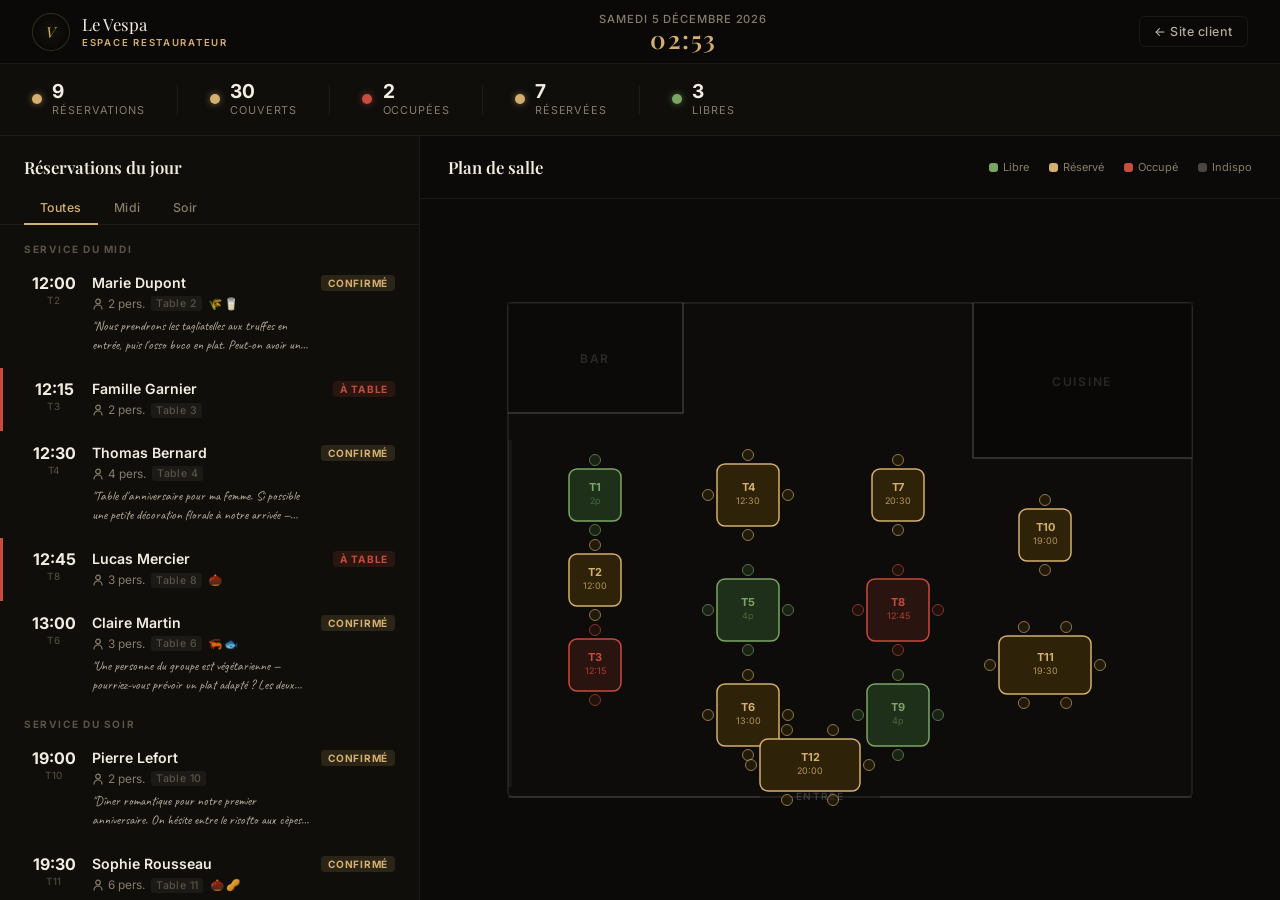
<file: admin.html>
<!DOCTYPE html>
<html lang="fr">
<head>
<meta charset="UTF-8">
<meta name="viewport" content="width=device-width, initial-scale=1.0">
<title>Le Vespa — Dashboard Restaurateur</title>
<link rel="preconnect" href="https://fonts.googleapis.com">
<link rel="preconnect" href="https://fonts.gstatic.com" crossorigin>
<link href="https://fonts.googleapis.com/css2?family=Playfair+Display:ital,wght@0,400;0,600;0,700;1,400&family=Inter:wght@300;400;500;600&family=Caveat:wght@400;600&display=swap" rel="stylesheet">

<style>
:root {
  --bg:           #0b0a08;
  --bg-2:         #0f0e0b;
  --bg-3:         #141210;
  --bg-card:      #131109;
  --bg-panel:     #111009;
  --gold:         #d4af6d;
  --gold-2:       #e8c98d;
  --gold-dim:     rgba(212,175,109,0.14);
  --gold-glow:    rgba(212,175,109,0.06);
  --red:          #c84b3c;
  --red-dim:      rgba(200,75,60,0.14);
  --green:        #7ba564;
  --green-dim:    rgba(123,165,100,0.14);
  --amber:        #e09b3d;
  --gray-s:       #4a4540;
  --text:         #f2ede0;
  --text-2:       #b5ab98;
  --text-muted:   #877c69;
  --text-dim:     #5a5246;
  --border:       rgba(255,255,255,0.06);
  --border-gold:  rgba(212,175,109,0.22);
  --serif:        'Playfair Display', Georgia, serif;
  --sans:         'Inter', system-ui, sans-serif;
  --hand:         'Caveat', cursive;
  --ease:         cubic-bezier(0.65, 0, 0.35, 1);
  --ease-out:     cubic-bezier(0.16, 1, 0.3, 1);
  --t:            0.28s var(--ease);
  --t-slow:       0.5s var(--ease-out);
  --header-h:     64px;
  --stats-h:      72px;
}

*, *::before, *::after { box-sizing: border-box; margin: 0; padding: 0; }
html { font-size: 16px; -webkit-text-size-adjust: 100%; }
body {
  background: var(--bg);
  color: var(--text);
  font-family: var(--sans);
  min-height: 100vh;
  overflow-x: hidden;
}

/* ── SCROLLBAR ─────────────────────────────────────────────── */
::-webkit-scrollbar { width: 4px; height: 4px; }
::-webkit-scrollbar-track { background: transparent; }
::-webkit-scrollbar-thumb { background: rgba(255,255,255,0.1); border-radius: 2px; }

/* ── HEADER ────────────────────────────────────────────────── */
.adm-header {
  position: sticky; top: 0; z-index: 100;
  background: rgba(11,10,8,0.97);
  backdrop-filter: blur(24px);
  border-bottom: 1px solid var(--border);
  padding: 0 2rem;
  height: var(--header-h);
  display: flex; align-items: center; justify-content: space-between; gap: 1.5rem;
}

.adm-logo {
  display: flex; align-items: center; gap: 0.75rem;
  text-decoration: none; flex-shrink: 0;
}
.adm-logo-mark {
  width: 38px; height: 38px;
  border: 1.5px solid var(--border-gold);
  border-radius: 50%;
  display: grid; place-items: center;
  font-family: var(--serif); font-size: 0.95rem; color: var(--gold); font-style: italic;
  flex-shrink: 0;
  background: radial-gradient(circle at 50% 50%, rgba(212,175,109,0.06), transparent 70%);
}
.adm-logo-name {
  font-family: var(--serif); font-size: 1.05rem; color: var(--text); line-height: 1.15;
}
.adm-logo-name small {
  display: block; font-family: var(--sans); font-size: 0.6rem; font-weight: 600;
  letter-spacing: 0.18em; text-transform: uppercase; color: var(--gold);
  font-style: normal; margin-top: 2px;
}

.adm-clock {
  display: flex; flex-direction: column; align-items: center; gap: 1px;
}
.adm-clock__date {
  font-size: 0.7rem; font-weight: 500; letter-spacing: 0.08em;
  text-transform: uppercase; color: var(--text-muted);
}
.adm-clock__time {
  font-family: var(--serif); font-size: 1.55rem; color: var(--gold);
  font-weight: 600; letter-spacing: 0.06em; line-height: 1;
}

.adm-header-right { display: flex; align-items: center; gap: 0.65rem; }

.adm-btn {
  display: inline-flex; align-items: center; gap: 0.4rem;
  padding: 0.42rem 0.9rem;
  border-radius: 6px; font-family: var(--sans); font-size: 0.78rem;
  font-weight: 500; letter-spacing: 0.04em; cursor: pointer;
  text-decoration: none; transition: all var(--t); white-space: nowrap;
  border: 1px solid var(--border-gold); color: var(--gold); background: transparent;
}
.adm-btn:hover { background: var(--gold-dim); color: var(--gold-2); }
.adm-btn--ghost { border-color: var(--border); color: var(--text-2); }
.adm-btn--ghost:hover { background: rgba(255,255,255,0.04); color: var(--text); }

/* ── STATS BAR ─────────────────────────────────────────────── */
.adm-stats {
  background: var(--bg-2);
  border-bottom: 1px solid var(--border);
  padding: 0 2rem;
  height: var(--stats-h);
  display: flex; align-items: center; gap: 2rem;
  overflow-x: auto; flex-shrink: 0;
}
.adm-stat {
  display: flex; align-items: center; gap: 0.65rem; flex-shrink: 0;
}
.adm-stat-dot {
  width: 10px; height: 10px; border-radius: 50%; flex-shrink: 0;
}
.adm-stat-dot--gold  { background: var(--gold); box-shadow: 0 0 7px rgba(212,175,109,0.55); }
.adm-stat-dot--green { background: var(--green); box-shadow: 0 0 7px rgba(123,165,100,0.55); }
.adm-stat-dot--red   { background: var(--red); box-shadow: 0 0 7px rgba(200,75,60,0.55); }
.adm-stat-dot--gray  { background: var(--gray-s); }
.adm-stat-val {
  font-size: 1.2rem; font-weight: 700; color: var(--text); line-height: 1;
}
.adm-stat-label {
  font-size: 0.68rem; font-weight: 400; color: var(--text-muted);
  text-transform: uppercase; letter-spacing: 0.08em; margin-top: 1px;
}
.adm-sep {
  width: 1px; height: 30px; background: var(--border); flex-shrink: 0;
}

/* ── MAIN LAYOUT ───────────────────────────────────────────── */
.adm-main {
  display: grid;
  grid-template-columns: 420px 1fr;
  height: calc(100vh - var(--header-h) - var(--stats-h));
  overflow: hidden;
  min-height: 0;
}

/* ── RESERVATION LIST ──────────────────────────────────────── */
.adm-res-pane {
  background: var(--bg-2);
  border-right: 1px solid var(--border);
  display: flex; flex-direction: column;
  overflow: hidden; min-height: 0;
}
.adm-res-head {
  padding: 1.25rem 1.5rem 0;
  border-bottom: 1px solid var(--border);
  flex-shrink: 0;
}
.adm-res-head h2 {
  font-family: var(--serif); font-size: 1.05rem; font-weight: 600;
  color: var(--text); margin-bottom: 0.85rem;
}
.adm-tabs {
  display: flex; gap: 0; margin-bottom: -1px;
}
.adm-tab {
  padding: 0.5rem 1rem; font-size: 0.77rem; font-weight: 500;
  color: var(--text-muted); cursor: pointer;
  border-bottom: 2px solid transparent;
  transition: color var(--t), border-color var(--t);
  letter-spacing: 0.04em; white-space: nowrap; user-select: none;
}
.adm-tab.on  { color: var(--gold); border-bottom-color: var(--gold); }
.adm-tab:hover:not(.on) { color: var(--text-2); }

.adm-res-list {
  flex: 1; overflow-y: auto; padding: 0.5rem 0;
  scrollbar-width: thin; scrollbar-color: rgba(255,255,255,0.08) transparent;
}

.adm-group-label {
  padding: 0.65rem 1.5rem 0.4rem;
  font-size: 0.63rem; font-weight: 700; letter-spacing: 0.16em;
  text-transform: uppercase; color: var(--text-dim);
}

.adm-row {
  padding: 0.85rem 1.5rem;
  display: grid; grid-template-columns: 54px 1fr auto;
  gap: 0.7rem; align-items: start;
  cursor: pointer; border-left: 3px solid transparent;
  transition: background var(--t), border-color var(--t);
}
.adm-row:hover { background: rgba(255,255,255,0.025); }
.adm-row.on    { background: var(--gold-glow); border-left-color: var(--gold); }
.adm-row.seated              { border-left-color: var(--red); }
.adm-row.seated.on           { background: rgba(200,75,60,0.05); }

.adm-row-time { text-align: center; }
.adm-row-time-val   { font-size: 1rem; font-weight: 700; color: var(--text); line-height: 1; }
.adm-row-time-table { font-size: 0.62rem; color: var(--text-dim); margin-top: 3px;
  text-transform: uppercase; letter-spacing: 0.06em; }

.adm-row-info {}
.adm-row-name {
  font-size: 0.88rem; font-weight: 600; color: var(--text); line-height: 1.2;
}
.adm-row-meta {
  display: flex; align-items: center; gap: 0.4rem;
  margin-top: 0.28rem; flex-wrap: wrap;
}
.adm-covers-lbl {
  font-size: 0.74rem; color: var(--text-muted);
  display: flex; align-items: center; gap: 0.22rem;
}
.adm-t-badge {
  font-size: 0.66rem; padding: 1px 5px; border-radius: 3px;
  background: rgba(255,255,255,0.05); color: var(--text-dim);
  font-weight: 500; letter-spacing: 0.04em;
}
.adm-alergs { display: flex; gap: 2px; align-items: center; flex-wrap: wrap; }
.adm-alerg  { font-size: 0.72rem; opacity: 0.9; }
.adm-row-note {
  margin-top: 0.38rem;
  font-family: var(--hand); font-size: 0.82rem; color: var(--text-2);
  line-height: 1.4; display: -webkit-box;
  -webkit-line-clamp: 2; -webkit-box-orient: vertical; overflow: hidden;
}

.adm-row-right {
  display: flex; flex-direction: column; align-items: flex-end; gap: 0.3rem;
}
.adm-badge {
  font-size: 0.63rem; font-weight: 700; letter-spacing: 0.07em;
  text-transform: uppercase; padding: 2px 7px; border-radius: 4px;
}
.adm-badge.confirmed { background: var(--gold-dim); color: var(--gold); }
.adm-badge.seated    { background: var(--red-dim);  color: var(--red); }
.adm-badge.web       { background: rgba(100,160,220,0.14); color: #82b4e0; }
.adm-badge.waiting   { background: rgba(255,255,255,0.06); color: var(--text-dim); }
.adm-row-web-dot {
  width: 6px; height: 6px; border-radius: 50%; background: #82b4e0;
  box-shadow: 0 0 5px rgba(100,160,220,0.7); flex-shrink: 0; display: inline-block;
}
.adm-web-notice {
  margin: 0.5rem 1.5rem 0;
  padding: 0.5rem 0.75rem;
  background: rgba(100,160,220,0.07);
  border: 1px solid rgba(100,160,220,0.2);
  border-radius: 6px;
  font-size: 0.73rem; color: #82b4e0;
  display: flex; align-items: center; gap: 0.5rem;
}
.adm-web-notice-dot { width: 6px; height: 6px; border-radius: 50%; background: #82b4e0;
  box-shadow: 0 0 5px rgba(100,160,220,0.7); flex-shrink: 0; }

/* ── FLOOR PLAN ────────────────────────────────────────────── */
.adm-fp-pane {
  background: var(--bg);
  display: flex; flex-direction: column;
  overflow: hidden; min-height: 0;
}
.adm-fp-head {
  padding: 1.25rem 1.75rem;
  border-bottom: 1px solid var(--border);
  display: flex; align-items: center; justify-content: space-between;
  flex-shrink: 0;
}
.adm-fp-head h2 {
  font-family: var(--serif); font-size: 1.05rem; font-weight: 600; color: var(--text);
}
.adm-legend {
  display: flex; align-items: center; gap: 1.25rem;
}
.adm-leg-item {
  display: flex; align-items: center; gap: 0.32rem;
  font-size: 0.69rem; color: var(--text-muted); white-space: nowrap;
}
.adm-leg-dot {
  width: 9px; height: 9px; border-radius: 3px; flex-shrink: 0;
}
.adm-leg-dot--libre    { background: var(--green); }
.adm-leg-dot--reserved { background: var(--gold); }
.adm-leg-dot--seated   { background: var(--red); }
.adm-leg-dot--unavail  { background: var(--gray-s); }

.adm-fp-body {
  flex: 1; overflow: hidden;
  display: flex; align-items: center; justify-content: center;
  padding: 1.5rem; min-height: 0;
}
.adm-fp-svg {
  width: 100%; height: 100%;
  max-width: 700px; max-height: 520px;
}
.adm-fp-svg svg { width: 100%; height: 100%; overflow: visible; }

/* SVG table hover */
.fp-t { cursor: pointer; }
.fp-t:hover .fp-t-rect { filter: brightness(1.3) saturate(1.2); }

/* ── DETAIL PANEL ──────────────────────────────────────────── */
.adm-panel {
  position: fixed; top: 0; right: 0;
  width: 390px; height: 100vh;
  background: var(--bg-panel);
  border-left: 1px solid var(--border-gold);
  z-index: 200;
  transform: translateX(100%);
  transition: transform var(--t-slow);
  display: flex; flex-direction: column;
  overflow: hidden;
}
.adm-panel.open { transform: translateX(0); }

.adm-overlay {
  position: fixed; inset: 0;
  background: rgba(0,0,0,0.45); z-index: 190;
  opacity: 0; pointer-events: none;
  transition: opacity var(--t);
}
.adm-overlay.open { opacity: 1; pointer-events: auto; }

.adm-panel-head {
  padding: 1.5rem 1.75rem 1.2rem;
  border-bottom: 1px solid var(--border);
  display: flex; align-items: flex-start; justify-content: space-between; gap: 1rem;
  background: var(--bg-panel); flex-shrink: 0;
  position: relative;
}
.adm-panel-head::after {
  content: ''; position: absolute; bottom: -1px; left: 1.75rem; right: 1.75rem;
  height: 1px; background: linear-gradient(90deg, var(--border-gold), transparent);
}
.adm-panel-title {
  font-family: var(--serif); font-size: 1.25rem; font-weight: 600;
  color: var(--text); line-height: 1.2;
}
.adm-panel-sub {
  font-size: 0.73rem; color: var(--text-muted); margin-top: 0.2rem;
  font-weight: 400; letter-spacing: 0.03em;
}
.adm-close {
  width: 32px; height: 32px; border-radius: 6px; border: 1px solid var(--border);
  background: transparent; color: var(--text-muted); cursor: pointer; font-size: 1.1rem;
  display: grid; place-items: center; transition: all var(--t); flex-shrink: 0;
  line-height: 1; margin-top: -1px;
}
.adm-close:hover { border-color: var(--border-gold); color: var(--text); background: var(--gold-dim); }

.adm-panel-body {
  flex: 1; overflow-y: auto; padding: 1.5rem 1.75rem;
  scrollbar-width: thin; scrollbar-color: rgba(255,255,255,0.06) transparent;
}

.adm-sec { margin-bottom: 1.75rem; }
.adm-sec:last-child { margin-bottom: 0.5rem; }
.adm-sec-title {
  font-size: 0.62rem; font-weight: 700; letter-spacing: 0.18em;
  text-transform: uppercase; color: var(--text-dim);
  margin-bottom: 0.75rem; padding-bottom: 0.5rem;
  border-bottom: 1px solid var(--border);
}
.adm-kv-grid {
  display: grid; grid-template-columns: 1fr 1fr; gap: 0.85rem;
}
.adm-kv { display: flex; flex-direction: column; gap: 2px; }
.adm-kv-label { font-size: 0.63rem; color: var(--text-dim); text-transform: uppercase;
  letter-spacing: 0.08em; font-weight: 600; }
.adm-kv-val { font-size: 0.9rem; color: var(--text); font-weight: 500; }
.adm-kv-val--accent { color: var(--gold); font-size: 1.1rem; font-weight: 700; }
.adm-kv-val--small { font-size: 0.8rem; word-break: break-all; }
.adm-full { grid-column: span 2; }

.adm-contact-row {
  display: flex; gap: 0.55rem; margin-top: 1rem;
}
.adm-contact-btn {
  flex: 1; display: flex; align-items: center; justify-content: center; gap: 0.35rem;
  padding: 0.6rem 0.7rem; border: 1px solid var(--border); border-radius: 8px;
  color: var(--text-2); text-decoration: none; font-size: 0.79rem; font-weight: 500;
  transition: all var(--t);
}
.adm-contact-btn:hover { border-color: var(--border-gold); color: var(--gold); background: var(--gold-dim); }

.adm-allergen-list { display: flex; flex-wrap: wrap; gap: 0.45rem; }
.adm-allergen-pill {
  display: flex; align-items: center; gap: 0.28rem;
  padding: 0.28rem 0.6rem; background: rgba(255,255,255,0.04);
  border: 1px solid var(--border); border-radius: 6px;
  font-size: 0.78rem; color: var(--text-2);
}
.adm-allergen-pill-icon { font-size: 0.85rem; }
.adm-no-item { font-size: 0.82rem; color: var(--text-dim); font-style: italic; }

.adm-preorder-item {
  display: flex; align-items: center; gap: 0.55rem;
  padding: 0.38rem 0; border-bottom: 1px solid var(--border);
  font-size: 0.84rem; color: var(--text-2);
}
.adm-preorder-item:last-child { border-bottom: none; }
.adm-preorder-qty {
  font-family: var(--serif); font-size: 0.92rem; color: var(--gold);
  font-weight: 700; min-width: 28px; flex-shrink: 0;
}
.adm-row-preorder { font-size: 0.72rem; color: var(--gold); margin-top: 0.22rem; opacity: 0.85; }

.adm-note-block {
  font-family: var(--hand); font-size: 1.02rem; line-height: 1.65; color: var(--text-2);
  background: rgba(255,255,255,0.02);
  border: 1px solid var(--border); border-left: 3px solid var(--gold-dim);
  border-radius: 0 8px 8px 0; padding: 0.85rem 1rem;
}

.adm-libre-msg {
  padding: 2.5rem 0; text-align: center;
}
.adm-libre-icon { font-size: 2.5rem; display: block; margin-bottom: 0.75rem; opacity: 0.35; }
.adm-libre-text { font-size: 0.88rem; color: var(--text-dim); }

/* ── RESPONSIVE ────────────────────────────────────────────── */
@media (max-width: 960px) {
  .adm-main {
    grid-template-columns: 1fr;
    grid-template-rows: 50vh 50vh;
    height: auto;
    overflow: visible;
  }
  .adm-res-pane  { height: 50vh; border-right: none; border-bottom: 1px solid var(--border); }
  .adm-fp-pane   { height: 50vh; }
  .adm-panel     { width: 100%; max-width: 420px; }
}
@media (max-width: 640px) {
  .adm-header    { padding: 0 1rem; }
  .adm-clock     { display: none; }
  .adm-stats     { padding: 0 1rem; gap: 1.1rem; }
  .adm-fp-head   { padding: 0.9rem 1rem; flex-direction: column; align-items: flex-start; gap: 0.65rem; }
  .adm-legend    { flex-wrap: wrap; gap: 0.7rem; }
  .adm-res-head  { padding: 1rem 1rem 0; }
  .adm-row       { padding: 0.8rem 1rem; }
  .adm-panel     { width: 100%; max-width: none; }
}
</style>
</head>
<body>

<!-- HEADER -->
<header class="adm-header">
  <div class="adm-logo">
    <div class="adm-logo-mark">V</div>
    <div class="adm-logo-name">
      Le Vespa
      <small>Espace restaurateur</small>
    </div>
  </div>

  <div class="adm-clock">
    <div class="adm-clock__date" id="clockDate">—</div>
    <div class="adm-clock__time" id="clockTime">--:--</div>
  </div>

  <div class="adm-header-right">
    <a href="index.html" class="adm-btn adm-btn--ghost">← Site client</a>
  </div>
</header>

<!-- STATS BAR -->
<div class="adm-stats" id="statsBar"></div>

<!-- MAIN -->
<main class="adm-main">

  <!-- LEFT — Reservation list -->
  <section class="adm-res-pane">
    <div class="adm-res-head">
      <h2>Réservations du jour</h2>
      <div class="adm-tabs" id="filterTabs">
        <div class="adm-tab on" data-f="all">Toutes</div>
        <div class="adm-tab" data-f="midi">Midi</div>
        <div class="adm-tab" data-f="soir">Soir</div>
      </div>
    </div>
    <div class="adm-res-list" id="resList"></div>
  </section>

  <!-- RIGHT — Floor plan -->
  <section class="adm-fp-pane">
    <div class="adm-fp-head">
      <h2>Plan de salle</h2>
      <div class="adm-legend">
        <div class="adm-leg-item"><div class="adm-leg-dot adm-leg-dot--libre"></div>Libre</div>
        <div class="adm-leg-item"><div class="adm-leg-dot adm-leg-dot--reserved"></div>Réservé</div>
        <div class="adm-leg-item"><div class="adm-leg-dot adm-leg-dot--seated"></div>Occupé</div>
        <div class="adm-leg-item"><div class="adm-leg-dot adm-leg-dot--unavail"></div>Indispo</div>
      </div>
    </div>
    <div class="adm-fp-body">
      <div class="adm-fp-svg" id="fpWrap"></div>
    </div>
  </section>

</main>

<!-- DETAIL PANEL -->
<div class="adm-panel" id="panel">
  <div class="adm-panel-head">
    <div>
      <div class="adm-panel-title" id="panelTitle">Table —</div>
      <div class="adm-panel-sub" id="panelSub"></div>
    </div>
    <button class="adm-close" id="panelClose" aria-label="Fermer">✕</button>
  </div>
  <div class="adm-panel-body" id="panelBody"></div>
</div>
<div class="adm-overlay" id="overlay"></div>

<script>
/* ── DATA ─────────────────────────────────────────────────────── */

const ALLERGENS = {
  1:  { icon: '🌾', name: 'Gluten' },
  2:  { icon: '🦐', name: 'Crustacés' },
  3:  { icon: '🥚', name: 'Œufs' },
  4:  { icon: '🐟', name: 'Poisson' },
  5:  { icon: '🥜', name: 'Arachides' },
  6:  { icon: '🫘', name: 'Soja' },
  7:  { icon: '🥛', name: 'Lait' },
  8:  { icon: '🌰', name: 'Fruits à coque' },
  9:  { icon: '🌿', name: 'Céleri' },
  10: { icon: '🌻', name: 'Moutarde' },
  11: { icon: '⚪', name: 'Sésame' },
  12: { icon: '🍷', name: 'Sulfites' },
  13: { icon: '🌱', name: 'Lupin' },
  14: { icon: '🐚', name: 'Mollusques' }
};

let RES = [
  {
    id: 1, table: 2, time: '12:00', covers: 2, status: 'confirmed',
    name: 'Marie Dupont', phone: '06 12 34 56 78', email: 'marie.dupont@email.fr',
    allergens: [1, 7],
    note: 'Nous prendrons les tagliatelles aux truffes en entrée, puis l\'osso buco en plat. Peut-on avoir une carafe d\'eau pétillante ?'
  },
  {
    id: 2, table: 4, time: '12:30', covers: 4, status: 'confirmed',
    name: 'Thomas Bernard', phone: '07 98 76 54 32', email: 'tbernard@gmail.com',
    allergens: [],
    note: 'Table d\'anniversaire pour ma femme. Si possible une petite décoration florale à notre arrivée — merci d\'avance !'
  },
  {
    id: 3, table: 6, time: '13:00', covers: 3, status: 'confirmed',
    name: 'Claire Martin', phone: '06 55 44 33 22', email: 'claire.martin@orange.fr',
    allergens: [2, 4],
    note: 'Une personne du groupe est végétarienne — pourriez-vous prévoir un plat adapté ? Les deux autres prendront les ravioli au bœuf.'
  },
  {
    id: 4, table: 3, time: '12:15', covers: 2, status: 'seated',
    name: 'Famille Garnier', phone: '04 74 21 11 00', email: 'garnier.jean@wanadoo.fr',
    allergens: [],
    note: ''
  },
  {
    id: 5, table: 8, time: '12:45', covers: 3, status: 'seated',
    name: 'Lucas Mercier', phone: '06 66 77 88 99', email: 'lmercier@hotmail.com',
    allergens: [8],
    note: ''
  },
  {
    id: 6, table: 10, time: '19:00', covers: 2, status: 'confirmed',
    name: 'Pierre Lefort', phone: '06 11 22 33 44', email: 'pierre.lefort@sfr.fr',
    allergens: [],
    note: 'Dîner romantique pour notre premier anniversaire. On hésite entre le risotto aux cèpes et les tagliatelles au homard.'
  },
  {
    id: 7, table: 11, time: '19:30', covers: 6, status: 'confirmed',
    name: 'Sophie Rousseau', phone: '07 55 66 77 88', email: 's.rousseau@entreprise.fr',
    allergens: [8, 5],
    note: 'Dîner d\'équipe — 6 collègues. Un coin calme si possible. Prévoir des options végétariennes pour 2 personnes parmi nous.'
  },
  {
    id: 8, table: 12, time: '20:00', covers: 6, status: 'confirmed',
    name: 'Antoine & Isabelle Moreau', phone: '06 88 99 00 11', email: 'moreau.famille@gmail.com',
    allergens: [7],
    note: 'Repas de famille (6 pers.). On commandera les ravioli maison et les tagliatelles bolognaise. Une personne intolérante au lactose.'
  },
  {
    id: 9, table: 7, time: '20:30', covers: 2, status: 'confirmed',
    name: 'Julie Fontaine', phone: '06 22 33 44 55', email: 'j.fontaine@gmail.com',
    allergens: [],
    note: 'Nous prendrons sûrement le menu dégustation. Peut-on avoir la sélection de vins associée ?'
  }
];

// cx/cy = center, w/h = dimensions (all in SVG units)
let TABLES = [
  { id: 1,  label: 'T1',  seats: 2, cx: 95,  cy: 200, w: 52, h: 52, status: 'libre',    resId: null },
  { id: 2,  label: 'T2',  seats: 2, cx: 95,  cy: 285, w: 52, h: 52, status: 'reserved', resId: 1    },
  { id: 3,  label: 'T3',  seats: 2, cx: 95,  cy: 370, w: 52, h: 52, status: 'seated',   resId: 4    },
  { id: 4,  label: 'T4',  seats: 4, cx: 248, cy: 200, w: 62, h: 62, status: 'reserved', resId: 2    },
  { id: 5,  label: 'T5',  seats: 4, cx: 248, cy: 315, w: 62, h: 62, status: 'libre',    resId: null },
  { id: 6,  label: 'T6',  seats: 4, cx: 248, cy: 420, w: 62, h: 62, status: 'reserved', resId: 3    },
  { id: 7,  label: 'T7',  seats: 2, cx: 398, cy: 200, w: 52, h: 52, status: 'reserved', resId: 9    },
  { id: 8,  label: 'T8',  seats: 4, cx: 398, cy: 315, w: 62, h: 62, status: 'seated',   resId: 5    },
  { id: 9,  label: 'T9',  seats: 4, cx: 398, cy: 420, w: 62, h: 62, status: 'libre',    resId: null },
  { id: 10, label: 'T10', seats: 2, cx: 545, cy: 240, w: 52, h: 52, status: 'reserved', resId: 6    },
  { id: 11, label: 'T11', seats: 6, cx: 545, cy: 370, w: 92, h: 58, status: 'reserved', resId: 7    },
  { id: 12, label: 'T12', seats: 6, cx: 310, cy: 470, w: 100,h: 52, status: 'reserved', resId: 8    }
];

/* ── STATE ─────────────────────────────────────────────────── */
const S = { filter: 'all', activeTableId: null, activeResId: null, open: false, webCount: 0 };

/* ── STORAGE SYNC ──────────────────────────────────────────── */
function syncStorage() {
  try {
    const stored = JSON.parse(localStorage.getItem('levespa_res') || '[]');
    if (!stored.length) return;

    const today = new Date().toISOString().split('T')[0];
    let added = 0;

    stored.forEach(sr => {
      if (sr.date !== today) return;                    // skip other dates
      if (RES.find(r => r.id === sr.id)) return;        // already in list

      // Best-fit table: libre, enough seats, not already taken
      const taken = new Set(RES.map(r => r.table));
      const candidate = TABLES
        .filter(t => t.status === 'libre' && t.seats >= sr.covers && t.label !== 'Bar' && !taken.has(t.id))
        .sort((a, b) => a.seats - b.seats)[0] || null;

      if (candidate) {
        candidate.status   = 'reserved';
        candidate.resId    = sr.id;
      }

      RES.push({
        id:        sr.id,
        table:     candidate ? candidate.id : null,
        time:      sr.time,
        covers:    sr.covers,
        name:      sr.name,
        phone:     sr.phone,
        email:     sr.email,
        allergens: [],
        note:      sr.note || '',
        preorder:  sr.preorder || {},
        status:    'confirmed',
        source:    'web'
      });
      added++;
    });

    S.webCount = RES.filter(r => r.source === 'web').length;
  } catch(e) { console.warn('sync error', e); }
}

/* ── STATUS PALETTE ────────────────────────────────────────── */
const PAL = {
  libre:    { fill: '#1e3019', stroke: '#7ba564', text: '#7ba564' },
  reserved: { fill: '#2e2208', stroke: '#d4af6d', text: '#d4af6d' },
  seated:   { fill: '#2a1410', stroke: '#c84b3c', text: '#c84b3c' },
  unavail:  { fill: '#181614', stroke: '#4a4540', text: '#4a4540' }
};

/* ── HELPERS ───────────────────────────────────────────────── */
const getRes = id => RES.find(r => r.id === id) || null;
const getTable = id => TABLES.find(t => t.id === id) || null;

function fmtDate() {
  const d = new Date();
  const days   = ['Dimanche','Lundi','Mardi','Mercredi','Jeudi','Vendredi','Samedi'];
  const months = ['janvier','février','mars','avril','mai','juin','juillet','août','septembre','octobre','novembre','décembre'];
  return `${days[d.getDay()]} ${d.getDate()} ${months[d.getMonth()]} ${d.getFullYear()}`;
}
function fmtTime() {
  return new Date().toLocaleTimeString('fr-FR', { hour: '2-digit', minute: '2-digit' });
}

/* ── CLOCK ─────────────────────────────────────────────────── */
function tickClock() {
  document.getElementById('clockDate').textContent = fmtDate();
  document.getElementById('clockTime').textContent = fmtTime();
}

/* ── STATS ─────────────────────────────────────────────────── */
function renderStats() {
  const covers   = RES.reduce((s, r) => s + r.covers, 0);
  const seated   = TABLES.filter(t => t.status === 'seated').length;
  const reserved = TABLES.filter(t => t.status === 'reserved').length;
  const libre    = TABLES.filter(t => t.status === 'libre').length;
  const webCount = RES.filter(r => r.source === 'web').length;
  document.getElementById('statsBar').innerHTML = `
    <div class="adm-stat">
      <div class="adm-stat-dot adm-stat-dot--gold"></div>
      <div><div class="adm-stat-val">${RES.length}</div><div class="adm-stat-label">Réservations</div></div>
    </div>
    <div class="adm-sep"></div>
    <div class="adm-stat">
      <div class="adm-stat-dot adm-stat-dot--gold"></div>
      <div><div class="adm-stat-val">${covers}</div><div class="adm-stat-label">Couverts</div></div>
    </div>
    <div class="adm-sep"></div>
    <div class="adm-stat">
      <div class="adm-stat-dot adm-stat-dot--red"></div>
      <div><div class="adm-stat-val">${seated}</div><div class="adm-stat-label">Occupées</div></div>
    </div>
    <div class="adm-sep"></div>
    <div class="adm-stat">
      <div class="adm-stat-dot adm-stat-dot--gold"></div>
      <div><div class="adm-stat-val">${reserved}</div><div class="adm-stat-label">Réservées</div></div>
    </div>
    <div class="adm-sep"></div>
    <div class="adm-stat">
      <div class="adm-stat-dot adm-stat-dot--green"></div>
      <div><div class="adm-stat-val">${libre}</div><div class="adm-stat-label">Libres</div></div>
    </div>
    ${webCount ? `<div class="adm-sep"></div>
    <div class="adm-stat">
      <div class="adm-stat-dot" style="background:#82b4e0;box-shadow:0 0 7px rgba(100,160,220,0.6)"></div>
      <div><div class="adm-stat-val" style="color:#82b4e0">${webCount}</div><div class="adm-stat-label">En ligne</div></div>
    </div>` : ''}`;
}

/* ── RESERVATION LIST ──────────────────────────────────────── */
function renderList() {
  let list = [...RES].sort((a, b) => a.time.localeCompare(b.time));
  if (S.filter === 'midi') list = list.filter(r => +r.time.split(':')[0] < 16);
  if (S.filter === 'soir') list = list.filter(r => +r.time.split(':')[0] >= 16);

  const midi = list.filter(r => +r.time.split(':')[0] < 16);
  const soir = list.filter(r => +r.time.split(':')[0] >= 16);

  const webRes = RES.filter(r => r.source === 'web');

  function group(label, arr) {
    if (!arr.length) return '';
    let h = `<div class="adm-group-label">${label}</div>`;
    arr.forEach(r => {
      const alerHtml = r.allergens.map(a =>
        `<span class="adm-alerg" title="${ALLERGENS[a].name}">${ALLERGENS[a].icon}</span>`).join('');
      const on = S.activeResId === r.id ? ' on' : '';
      const tableLabel = r.table ? `Table ${r.table}` : '— à assigner';
      const tableTime  = r.table ? `T${r.table}` : '?';
      const webDot     = r.source === 'web' ? '<span class="adm-row-web-dot"></span>' : '';
      const badge      = r.source === 'web'
        ? `<span class="adm-badge web">En ligne</span>`
        : `<span class="adm-badge ${r.status}">${r.status === 'seated' ? 'À table' : 'Confirmé'}</span>`;
      h += `
        <div class="adm-row${on} ${r.status}" onclick="onClickRes(${r.id})">
          <div class="adm-row-time">
            <div class="adm-row-time-val">${r.time}</div>
            <div class="adm-row-time-table">${tableTime}</div>
          </div>
          <div class="adm-row-info">
            <div class="adm-row-name" style="display:flex;align-items:center;gap:0.4rem">${webDot}${r.name}</div>
            <div class="adm-row-meta">
              <span class="adm-covers-lbl">
                <svg width="12" height="12" viewBox="0 0 12 12" fill="none">
                  <circle cx="6" cy="3.5" r="2.3" stroke="currentColor" stroke-width="1.2"/>
                  <path d="M2 11c0-2.2 1.8-4 4-4s4 1.8 4 4" stroke="currentColor" stroke-width="1.2" stroke-linecap="round"/>
                </svg>
                ${r.covers} pers.
              </span>
              <span class="adm-t-badge">${tableLabel}</span>
              ${r.allergens.length ? `<div class="adm-alergs">${alerHtml}</div>` : ''}
            </div>
            ${r.note ? `<div class="adm-row-note">"${r.note}"</div>` : ''}
            ${r.preorder && Object.keys(r.preorder).length ? `<div class="adm-row-preorder">🍝 ${Object.values(r.preorder).reduce((s,q)=>s+q,0)} plat(s) pré-sélectionné(s)</div>` : ''}
          </div>
          <div class="adm-row-right">${badge}</div>
        </div>`;
    });
    return h;
  }

  let html = '';
  if (webRes.length) {
    html += `<div class="adm-web-notice">
      <div class="adm-web-notice-dot"></div>
      ${webRes.length} réservation${webRes.length > 1 ? 's' : ''} reçue${webRes.length > 1 ? 's' : ''} en ligne aujourd'hui
    </div>`;
  }
  if (S.filter !== 'soir') html += group('Service du midi', midi);
  if (S.filter !== 'midi') html += group('Service du soir', soir);
  if (!midi.length && !soir.length) html += '<div style="padding:2rem 1.5rem;font-size:0.85rem;color:var(--text-dim)">Aucune réservation.</div>';

  document.getElementById('resList').innerHTML = html;
}

/* ── FLOOR PLAN ────────────────────────────────────────────── */
function chairs(t) {
  const { cx, cy, w, h, seats, status } = t;
  const cr = 5.5, gap = 9;
  const p = PAL[status];
  let pts = [];
  if (seats === 2) {
    pts = [{ x: cx, y: cy - h/2 - gap }, { x: cx, y: cy + h/2 + gap }];
  } else if (seats === 4) {
    pts = [
      { x: cx, y: cy - h/2 - gap }, { x: cx, y: cy + h/2 + gap },
      { x: cx - w/2 - gap, y: cy }, { x: cx + w/2 + gap, y: cy }
    ];
  } else {
    const off = w * 0.23;
    pts = [
      { x: cx - off, y: cy - h/2 - gap }, { x: cx + off, y: cy - h/2 - gap },
      { x: cx - off, y: cy + h/2 + gap }, { x: cx + off, y: cy + h/2 + gap },
      { x: cx - w/2 - gap, y: cy     }, { x: cx + w/2 + gap, y: cy     }
    ];
  }
  return pts.map(c =>
    `<circle cx="${c.x}" cy="${c.y}" r="${cr}" fill="${p.fill}" stroke="${p.stroke}" stroke-width="1" opacity="0.65"/>`
  ).join('');
}

function renderFP() {
  let tSVG = '';
  TABLES.forEach(t => {
    const p = PAL[t.status];
    const on = S.activeTableId === t.id;
    const r = t.resId ? getRes(t.resId) : null;
    const sw = on ? 2.5 : 1.5;
    const glowId = on && t.status !== 'unavail' ? `url(#gl-${t.status})` : 'none';
    const subTxt = r
      ? `<text x="${t.cx}" y="${t.cy + 9}" text-anchor="middle" font-family="Inter,sans-serif" font-size="9" fill="${p.text}" opacity="0.8">${r.time}</text>`
      : `<text x="${t.cx}" y="${t.cy + 9}" text-anchor="middle" font-family="Inter,sans-serif" font-size="9" fill="${p.text}" opacity="0.45">${t.seats}p</text>`;

    tSVG += `
      <g class="fp-t" onclick="onClickTable(${t.id})">
        ${chairs(t)}
        <rect class="fp-t-rect"
          x="${t.cx - t.w/2}" y="${t.cy - t.h/2}" width="${t.w}" height="${t.h}" rx="8"
          fill="${p.fill}" stroke="${p.stroke}" stroke-width="${sw}" filter="${glowId}"/>
        <text x="${t.cx}" y="${t.cy - 4}" text-anchor="middle" font-family="Inter,sans-serif"
          font-size="11" font-weight="700" fill="${p.text}">${t.label}</text>
        ${subTxt}
      </g>`;
  });

  document.getElementById('fpWrap').innerHTML = `
    <svg viewBox="0 0 700 510" xmlns="http://www.w3.org/2000/svg">
      <defs>
        <filter id="gl-reserved" x="-60%" y="-60%" width="220%" height="220%">
          <feGaussianBlur stdDeviation="4" result="b"/>
          <feFlood flood-color="#d4af6d" flood-opacity="0.5" result="c"/>
          <feComposite in="c" in2="b" operator="in" result="s"/>
          <feMerge><feMergeNode in="s"/><feMergeNode in="SourceGraphic"/></feMerge>
        </filter>
        <filter id="gl-seated" x="-60%" y="-60%" width="220%" height="220%">
          <feGaussianBlur stdDeviation="4" result="b"/>
          <feFlood flood-color="#c84b3c" flood-opacity="0.5" result="c"/>
          <feComposite in="c" in2="b" operator="in" result="s"/>
          <feMerge><feMergeNode in="s"/><feMergeNode in="SourceGraphic"/></feMerge>
        </filter>
        <filter id="gl-libre" x="-60%" y="-60%" width="220%" height="220%">
          <feGaussianBlur stdDeviation="4" result="b"/>
          <feFlood flood-color="#7ba564" flood-opacity="0.4" result="c"/>
          <feComposite in="c" in2="b" operator="in" result="s"/>
          <feMerge><feMergeNode in="s"/><feMergeNode in="SourceGraphic"/></feMerge>
        </filter>
      </defs>

      <!-- Walls -->
      <rect x="8" y="8" width="684" height="494" rx="5"
            fill="#0e0c0a" stroke="rgba(255,255,255,0.08)" stroke-width="2"/>

      <!-- Kitchen (top-right) -->
      <rect x="473" y="8" width="219" height="155" rx="0"
            fill="#090807" stroke="rgba(255,255,255,0.07)" stroke-width="1.5"/>
      <line x1="473" y1="8"   x2="473" y2="163" stroke="rgba(255,255,255,0.1)" stroke-width="2"/>
      <line x1="473" y1="163" x2="692" y2="163" stroke="rgba(255,255,255,0.1)" stroke-width="2"/>
      <text x="582" y="88" text-anchor="middle" dominant-baseline="middle"
            font-family="Inter,sans-serif" font-size="12" font-weight="600"
            fill="rgba(255,255,255,0.13)" letter-spacing="0.14em">CUISINE</text>

      <!-- Bar (top-left) -->
      <rect x="8" y="8" width="175" height="110" rx="0"
            fill="#0c0a08" stroke="rgba(255,255,255,0.07)" stroke-width="1.5"/>
      <line x1="183" y1="8"   x2="183" y2="118" stroke="rgba(255,255,255,0.1)" stroke-width="2"/>
      <line x1="8"   y1="118" x2="183" y2="118" stroke="rgba(255,255,255,0.1)" stroke-width="2"/>
      <text x="95" y="65" text-anchor="middle" dominant-baseline="middle"
            font-family="Inter,sans-serif" font-size="12" font-weight="600"
            fill="rgba(255,255,255,0.13)" letter-spacing="0.14em">BAR</text>

      <!-- Entrance gap in bottom wall -->
      <line x1="8"   y1="502" x2="260" y2="502" stroke="rgba(255,255,255,0.08)" stroke-width="2"/>
      <line x1="380" y1="502" x2="692" y2="502" stroke="rgba(255,255,255,0.08)" stroke-width="2"/>
      <text x="320" y="502" text-anchor="middle" dominant-baseline="middle"
            font-family="Inter,sans-serif" font-size="10" font-weight="600"
            fill="rgba(255,255,255,0.18)" letter-spacing="0.14em">ENTRÉE</text>

      <!-- Window line (left wall hint) -->
      <line x1="10" y1="145" x2="10" y2="492" stroke="rgba(255,255,255,0.04)" stroke-width="4"/>

      <!-- Tables -->
      ${tSVG}
    </svg>`;
}

/* ── PANEL ─────────────────────────────────────────────────── */
function openPanel(tableId) {
  const t = getTable(tableId);
  if (!t) return;
  const r = t.resId ? getRes(t.resId) : null;

  document.getElementById('panelTitle').textContent = `Table ${t.id}`;

  if (!r) {
    const lbl = { libre: 'Disponible', unavail: 'Indisponible' };
    document.getElementById('panelSub').textContent = lbl[t.status] || '';
    document.getElementById('panelBody').innerHTML = `
      <div class="adm-libre-msg">
        <span class="adm-libre-icon">${t.status === 'libre' ? '✓' : '—'}</span>
        <p class="adm-libre-text">${t.status === 'libre' ? 'Cette table est libre.' : 'Cette table n\'est pas disponible.'}</p>
      </div>`;
  } else {
    const subLbl = r.source === 'web'
      ? 'Reçue en ligne · ' + (r.status === 'seated' ? 'à table' : 'confirmée')
      : (r.status === 'seated' ? 'Client actuellement à table' : 'Réservation confirmée');
    document.getElementById('panelSub').textContent = subLbl;
    document.getElementById('panelBody').innerHTML = buildResBody(r, t);
  }

  S.activeTableId = tableId;
  S.activeResId   = r ? r.id : null;
  S.open = true;

  document.getElementById('panel').classList.add('open');
  document.getElementById('overlay').classList.add('open');
  renderList();
  renderFP();
}

function closePanel() {
  S.open = false;
  S.activeTableId = null;
  S.activeResId   = null;
  document.getElementById('panel').classList.remove('open');
  document.getElementById('overlay').classList.remove('open');
  renderList();
  renderFP();
}

/* ── CLICK HANDLERS ────────────────────────────────────────── */
function onClickTable(tableId) {
  if (S.activeTableId === tableId && S.open) { closePanel(); } else { openPanel(tableId); }
}
function onClickRes(resId) {
  const r = getRes(resId);
  if (!r) return;
  if (S.activeResId === resId && S.open) { closePanel(); return; }
  if (r.table) {
    openPanel(r.table);
  } else {
    // Web reservation without table assigned — open panel directly
    document.getElementById('panelTitle').textContent = 'Réservation web';
    document.getElementById('panelSub').textContent   = 'Table à assigner · reçue en ligne';
    document.getElementById('panelBody').innerHTML    = buildResBody(r, null);
    S.activeTableId = null;
    S.activeResId   = r.id;
    S.open = true;
    document.getElementById('panel').classList.add('open');
    document.getElementById('overlay').classList.add('open');
    renderList();
    renderFP();
  }
}

// Extracted so both openPanel and onClickRes can reuse it
function buildResBody(r, t) {
  const allergyHtml = r.allergens.length
    ? r.allergens.map(a => `
        <div class="adm-allergen-pill">
          <span class="adm-allergen-pill-icon">${ALLERGENS[a].icon}</span>
          <span>${ALLERGENS[a].name}</span>
        </div>`).join('')
    : '<span class="adm-no-item">Aucun allergène déclaré</span>';

  const noteHtml = r.note
    ? `<div class="adm-note-block">"${r.note}"</div>`
    : '<span class="adm-no-item">Aucune note laissée par le client.</span>';

  const sourceBadge = r.source === 'web'
    ? `<div class="adm-kv">
        <span class="adm-kv-label">Source</span>
        <span class="adm-kv-val"><span class="adm-badge web" style="font-size:0.7rem">Réservé en ligne</span></span>
      </div>` : '';

  return `
    <div class="adm-sec">
      <div class="adm-sec-title">Réservation</div>
      <div class="adm-kv-grid">
        <div class="adm-kv">
          <span class="adm-kv-label">Horaire</span>
          <span class="adm-kv-val adm-kv-val--accent">${r.time}</span>
        </div>
        <div class="adm-kv">
          <span class="adm-kv-label">Couverts</span>
          <span class="adm-kv-val adm-kv-val--accent">${r.covers} pers.</span>
        </div>
        <div class="adm-kv">
          <span class="adm-kv-label">Statut</span>
          <span class="adm-kv-val">
            <span class="adm-badge ${r.status}">${r.status === 'seated' ? 'À table' : 'Confirmé'}</span>
          </span>
        </div>
        <div class="adm-kv">
          <span class="adm-kv-label">Table</span>
          <span class="adm-kv-val">${t ? `${t.seats} places` : '— à assigner'}</span>
        </div>
        ${sourceBadge}
      </div>
    </div>

    <div class="adm-sec">
      <div class="adm-sec-title">Client</div>
      <div class="adm-kv-grid">
        <div class="adm-kv adm-full">
          <span class="adm-kv-label">Nom</span>
          <span class="adm-kv-val">${r.name}</span>
        </div>
        <div class="adm-kv adm-full">
          <span class="adm-kv-label">Téléphone</span>
          <span class="adm-kv-val">${r.phone}</span>
        </div>
        <div class="adm-kv adm-full">
          <span class="adm-kv-label">Email</span>
          <span class="adm-kv-val adm-kv-val--small">${r.email || '—'}</span>
        </div>
      </div>
      <div class="adm-contact-row">
        <a href="tel:${r.phone.replace(/\s/g,'')}" class="adm-contact-btn">
          <svg width="14" height="14" viewBox="0 0 14 14" fill="none"><path d="M4.5 1H2C1.45 1 1 1.45 1 2C1 8.08 5.92 13 12 13C12.55 13 13 12.55 13 12V9.5L10 8.5L9 9.5C7.73 8.73 6.27 7.27 5.5 6L6.5 5L5.5 2L4.5 1Z" stroke="currentColor" stroke-width="1.2" stroke-linecap="round" stroke-linejoin="round" fill="none"/></svg>
          Appeler
        </a>
        ${r.email ? `<a href="mailto:${r.email}" class="adm-contact-btn">
          <svg width="14" height="14" viewBox="0 0 14 14" fill="none"><rect x="1" y="2.5" width="12" height="9" rx="1.5" stroke="currentColor" stroke-width="1.2"/><path d="M1 4.5L7 8L13 4.5" stroke="currentColor" stroke-width="1.2" stroke-linecap="round"/></svg>
          Envoyer un email
        </a>` : ''}
      </div>
    </div>

    <div class="adm-sec">
      <div class="adm-sec-title">Allergènes déclarés</div>
      <div class="adm-allergen-list">${allergyHtml}</div>
    </div>

    <div class="adm-sec">
      <div class="adm-sec-title">Note du client</div>
      ${noteHtml}
    </div>

    ${r.preorder && Object.keys(r.preorder).length ? `
    <div class="adm-sec">
      <div class="adm-sec-title">Commande prévisionnelle</div>
      <div>
        ${Object.entries(r.preorder).map(([name, qty]) => `
          <div class="adm-preorder-item">
            <span class="adm-preorder-qty">×${qty}</span>
            <span>${name}</span>
          </div>`).join('')}
      </div>
    </div>` : ''}`;
}

/* ── INIT ──────────────────────────────────────────────────── */
document.getElementById('filterTabs').addEventListener('click', e => {
  const tab = e.target.closest('.adm-tab');
  if (!tab) return;
  document.querySelectorAll('.adm-tab').forEach(t => t.classList.remove('on'));
  tab.classList.add('on');
  S.filter = tab.dataset.f;
  renderList();
});

document.getElementById('panelClose').addEventListener('click', closePanel);
document.getElementById('overlay').addEventListener('click', closePanel);

// Sync from another tab when a client makes a reservation
window.addEventListener('storage', e => {
  if (e.key === 'levespa_res') {
    syncStorage();
    renderStats();
    renderList();
    renderFP();
  }
});

syncStorage();
tickClock();
setInterval(tickClock, 30000);
renderStats();
renderList();
renderFP();
</script>
</body>
</html>
</file>
